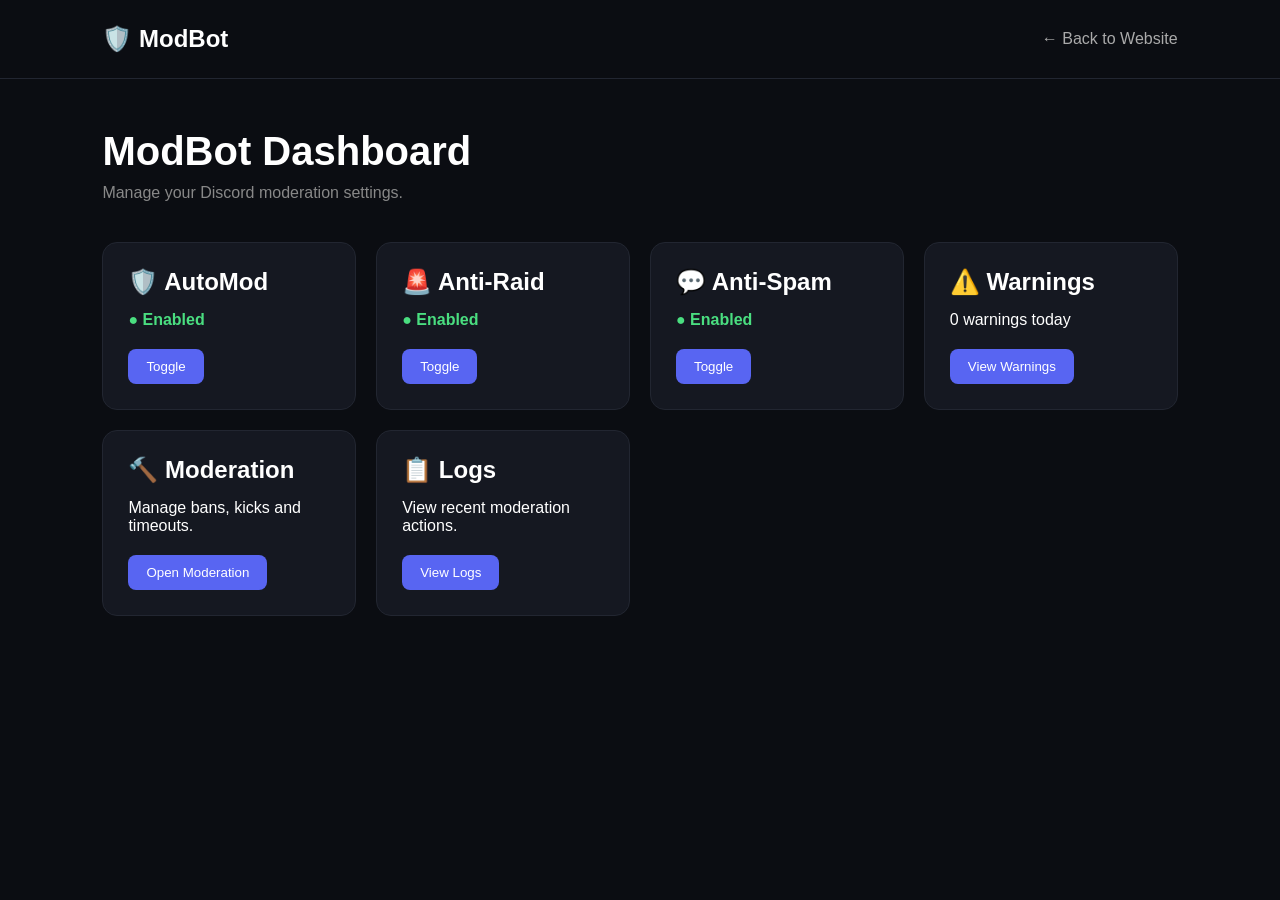
<file: dashboard.html>
<!DOCTYPE html>
<html lang="en">
<head>
    <meta charset="UTF-8">
    <meta name="viewport" content="width=device-width, initial-scale=1.0">

    <title>ModBot Dashboard</title>

    <style>
        * {
            box-sizing: border-box;
            margin: 0;
            padding: 0;
        }

        body {
            font-family: Arial, sans-serif;
            background: #0b0d12;
            color: white;
        }

        header {
            padding: 25px 8%;
            border-bottom: 1px solid #222631;
            display: flex;
            justify-content: space-between;
            align-items: center;
        }

        .logo {
            font-size: 24px;
            font-weight: bold;
        }

        header a {
            color: #aaa;
            text-decoration: none;
        }

        .container {
            padding: 50px 8%;
        }

        h1 {
            font-size: 40px;
            margin-bottom: 10px;
        }

        .subtitle {
            color: #888;
            margin-bottom: 40px;
        }

        .cards {
            display: grid;
            grid-template-columns: repeat(auto-fit, minmax(220px, 1fr));
            gap: 20px;
        }

        .card {
            background: #151821;
            border: 1px solid #222631;
            padding: 25px;
            border-radius: 15px;
        }

        .card h2 {
            margin-bottom: 15px;
        }

        .status {
            color: #4ade80;
            font-weight: bold;
        }

        .toggle {
            margin-top: 20px;
            padding: 10px 18px;
            border: none;
            border-radius: 8px;
            background: #5865f2;
            color: white;
            cursor: pointer;
        }
    </style>
</head>

<body>

<header>

    <div class="logo">🛡️ ModBot</div>

    <a href="index.html">← Back to Website</a>

</header>

<div class="container">

    <h1>ModBot Dashboard</h1>

    <p class="subtitle">
        Manage your Discord moderation settings.
    </p>

    <div class="cards">

        <div class="card">
            <h2>🛡️ AutoMod</h2>
            <p class="status">● Enabled</p>
            <button class="toggle">Toggle</button>
        </div>

        <div class="card">
            <h2>🚨 Anti-Raid</h2>
            <p class="status">● Enabled</p>
            <button class="toggle">Toggle</button>
        </div>

        <div class="card">
            <h2>💬 Anti-Spam</h2>
            <p class="status">● Enabled</p>
            <button class="toggle">Toggle</button>
        </div>

        <div class="card">
            <h2>⚠️ Warnings</h2>
            <p>0 warnings today</p>
            <button class="toggle">View Warnings</button>
        </div>

        <div class="card">
            <h2>🔨 Moderation</h2>
            <p>Manage bans, kicks and timeouts.</p>
            <button class="toggle">Open Moderation</button>
        </div>

        <div class="card">
            <h2>📋 Logs</h2>
            <p>View recent moderation actions.</p>
            <button class="toggle">View Logs</button>
        </div>

    </div>

</div>

</body>
</html>
</file>
